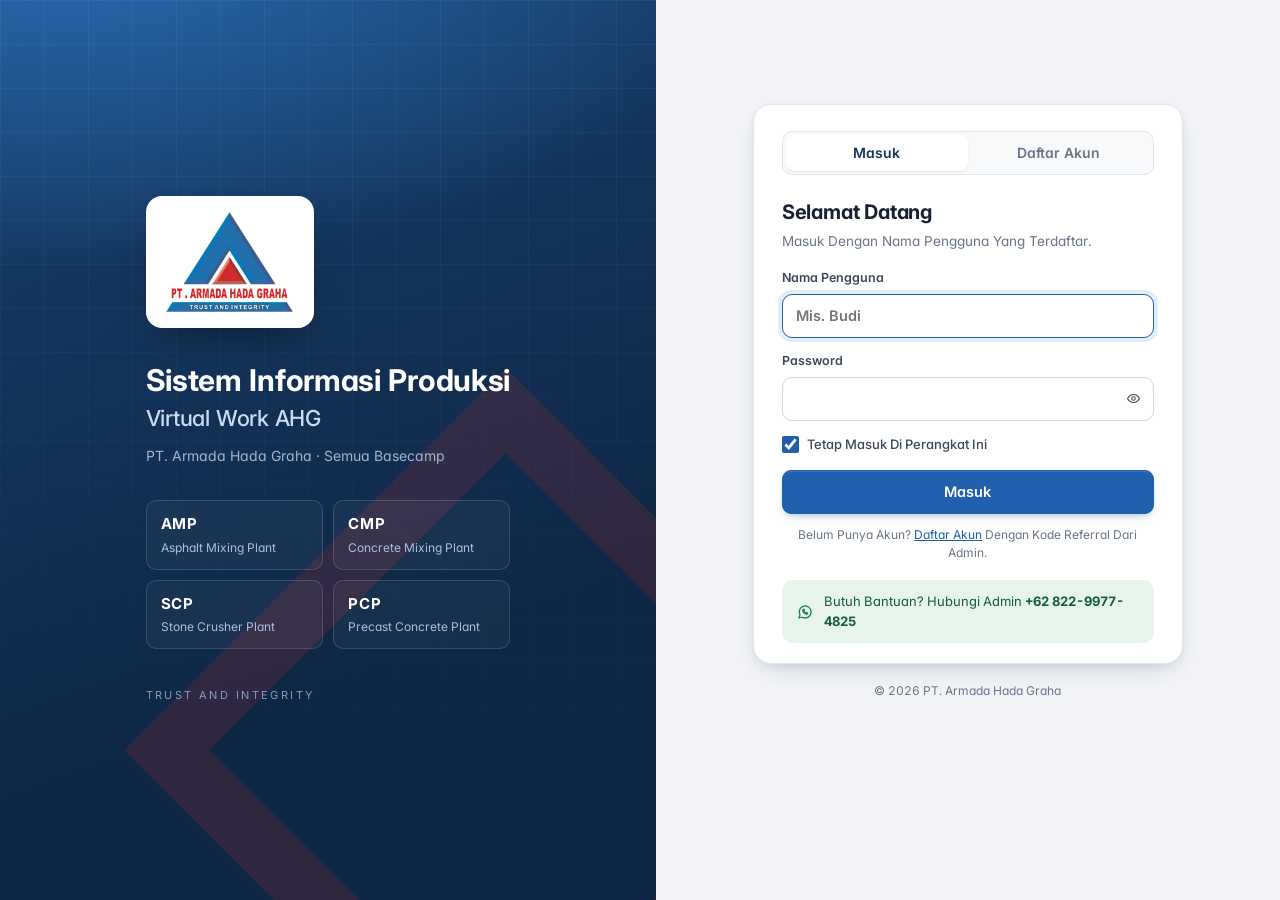
<file: cmp/index.html>
<!doctype html><html lang="id"><head><meta charset="utf-8"><meta name="viewport" content="width=device-width, initial-scale=1">
<title>Pindah ke Pengiriman AHG</title><meta http-equiv="refresh" content="0; url=/pengiriman/">
<script>/* const BUILD = 'moved-pengiriman' */ location.replace('/pengiriman/' + location.search + location.hash);</script></head>
<body style="font-family:sans-serif;padding:40px">Halaman CMP pindah ke <a href="/pengiriman/">ahgproduksi.github.io/pengiriman</a>…</body></html>
</file>
